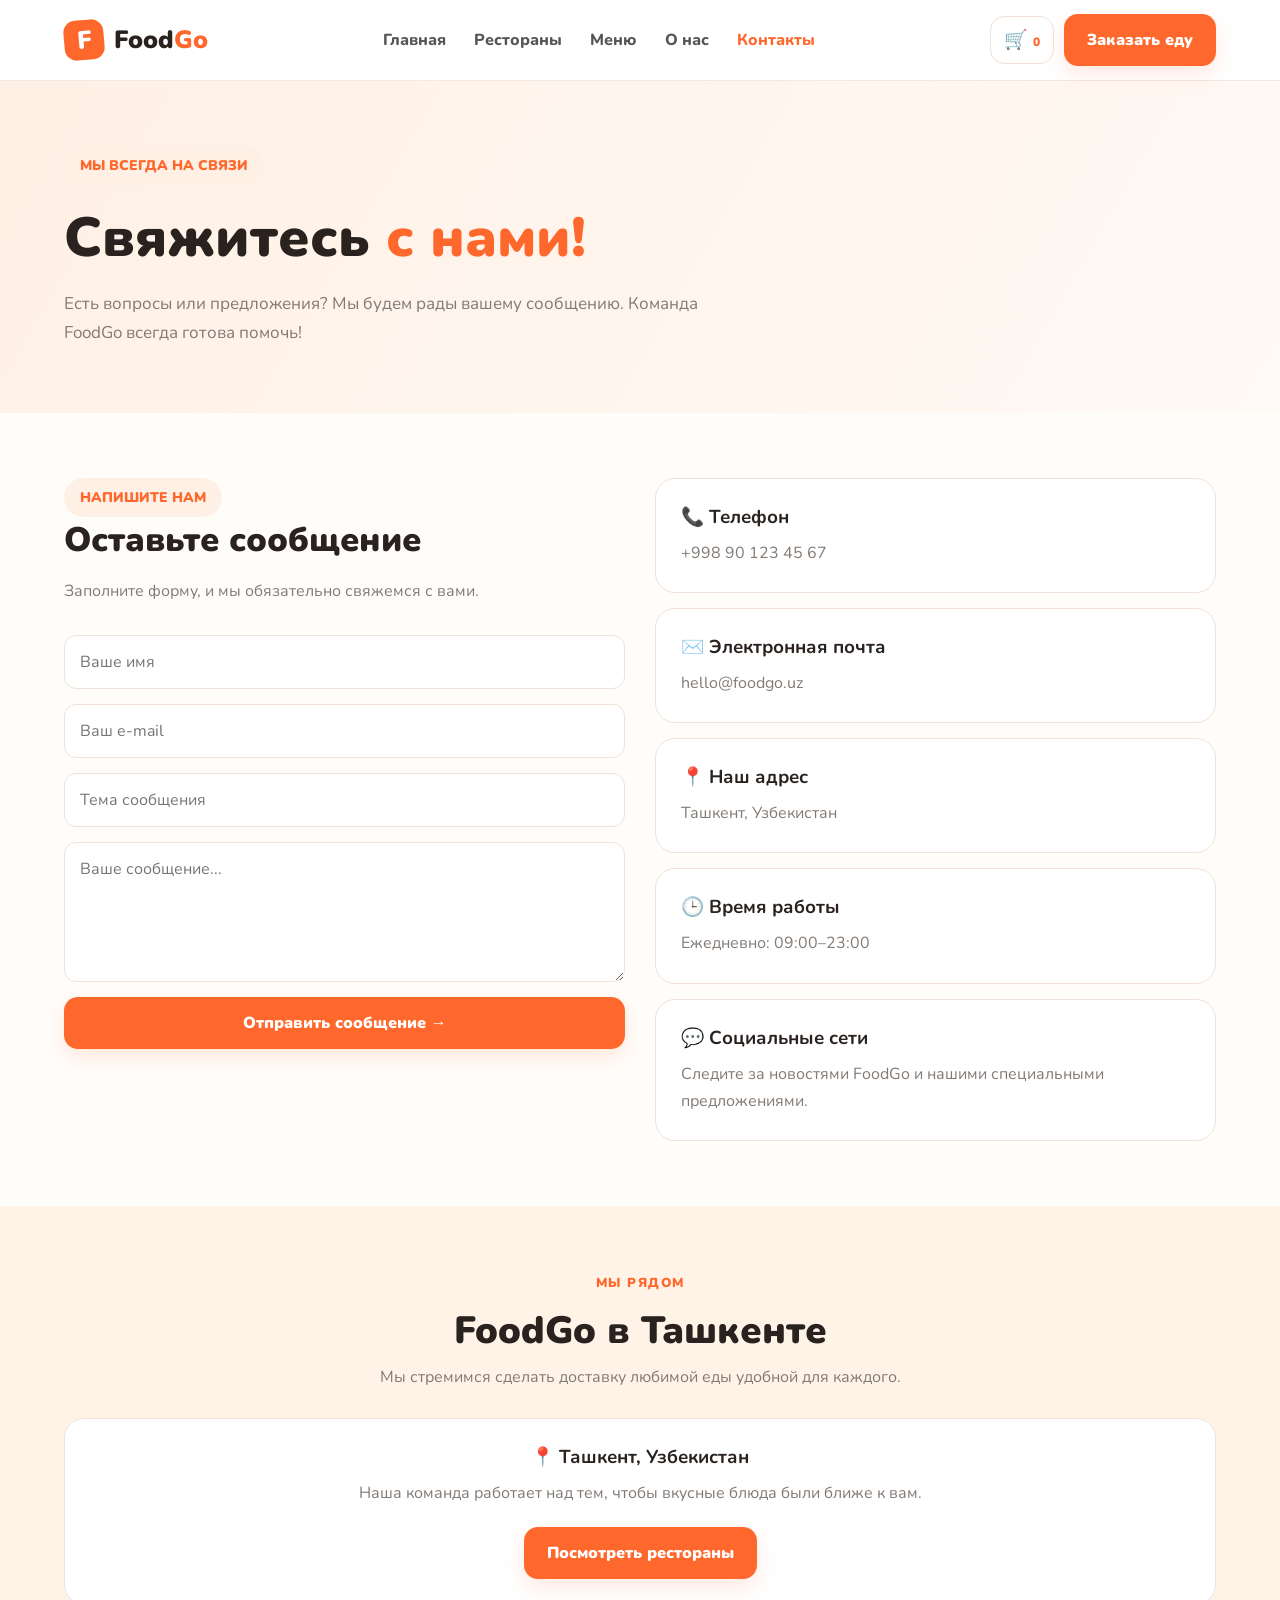
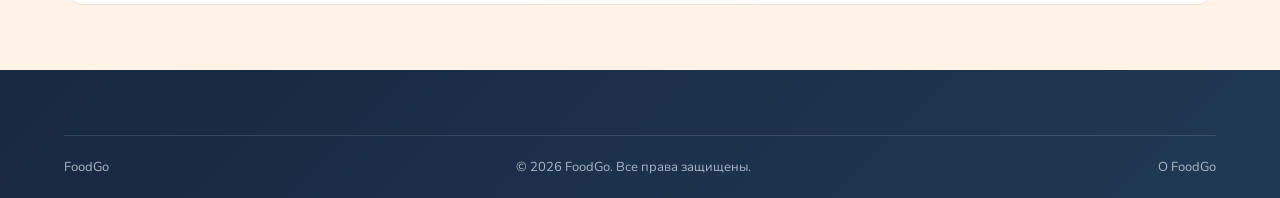
<file: contacts.html>
<!DOCTYPE html>
<html lang="ru">
<head>
  <meta charset="UTF-8">
  <meta name="viewport" content="width=device-width, initial-scale=1.0">
  <title>FoodGo — Контакты</title>
  <link href="https://fonts.googleapis.com/css2?family=Nunito:wght@400;600;700;800;900&display=swap" rel="stylesheet">
  <link rel="stylesheet" href="style.css">
</head>
<body>

<header class="header">
  <div class="container navbar">
    <a href="index.html" class="logo">
      <span class="logo-icon">F</span>
      <span>Food<span class="orange">Go</span></span>
    </a>
    <nav class="nav-links" id="navLinks">
      <a href="index.html">Главная</a>
      <a href="restaurants.html">Рестораны</a>
      <a href="menu.html">Меню</a>
      <a href="about.html">О нас</a>
      <a href="contacts.html" class="active">Контакты</a>
    </nav>
    <div class="nav-actions">
      <button class="icon-btn" type="button" onclick="openCart()">
        🛒 <span id="cartCount">0</span>
      </button>
      <a href="menu.html" class="register-btn">Заказать еду</a>
      <button class="burger" id="burger" type="button" aria-label="Открыть меню" aria-controls="navLinks" aria-expanded="false">☰</button>
    </div>
  </div>
</header>

<main>
  <section class="page-hero">
    <div class="container">
      <span class="eyebrow">МЫ ВСЕГДА НА СВЯЗИ</span>
      <h1>Свяжитесь <span class="orange">с нами!</span></h1>
      <p>Есть вопросы или предложения? Мы будем рады вашему сообщению. Команда FoodGo всегда готова помочь!</p>
    </div>
  </section>

  <section class="page-content">
    <div class="container">
      <div class="contact-layout">

        <div>
          <span class="eyebrow">НАПИШИТЕ НАМ</span>
          <h2 class="page-title">Оставьте сообщение</h2>
          <p class="page-description">Заполните форму, и мы обязательно свяжемся с вами.</p>

          <form class="contact-form" id="contactForm">
            <input type="text" placeholder="Ваше имя" required>
            <input type="email" placeholder="Ваш e-mail" required>
            <input type="text" placeholder="Тема сообщения" required>
            <textarea placeholder="Ваше сообщение..." required></textarea>
            <button class="register-btn" type="submit">Отправить сообщение →</button>
          </form>
        </div>

        <div class="contact-info">
          <article class="page-feature">
            <h3>📞 Телефон</h3>
            <p>+998 90 123 45 67</p>
          </article>

          <article class="page-feature">
            <h3>✉️ Электронная почта</h3>
            <p>hello@foodgo.uz</p>
          </article>

          <article class="page-feature">
            <h3>📍 Наш адрес</h3>
            <p>Ташкент, Узбекистан</p>
          </article>

          <article class="page-feature">
            <h3>🕒 Время работы</h3>
            <p>Ежедневно: 09:00–23:00</p>
          </article>

          <article class="page-feature">
            <h3>💬 Социальные сети</h3>
            <p>Следите за новостями FoodGo и нашими специальными предложениями.</p>
          </article>
        </div>

      </div>
    </div>
  </section>

  <section class="page-content" style="background:#fff3e8;">
    <div class="container">
      <div class="section-heading center">
        <span>МЫ РЯДОМ</span>
        <h2>FoodGo в Ташкенте</h2>
        <p>Мы стремимся сделать доставку любимой еды удобной для каждого.</p>
      </div>

      <div class="page-feature" style="margin-top:30px; text-align:center;">
        <h3>📍 Ташкент, Узбекистан</h3>
        <p>Наша команда работает над тем, чтобы вкусные блюда были ближе к вам.</p>
        <a href="restaurants.html" class="register-btn" style="margin-top:20px;">Посмотреть рестораны</a>
      </div>
    </div>
  </section>
</main>

<footer class="footer">
  <div class="container footer-bottom">
    <a href="index.html">FoodGo</a>
    <span>© 2026 FoodGo. Все права защищены.</span>
    <a href="about.html">О FoodGo</a>
  </div>
</footer>

<div class="modal-overlay" id="cartModal">
  <div class="modal cart-modal">
    <button class="modal-close" type="button" onclick="closeCart()">×</button>
    <span class="eyebrow">ВАШ ЗАКАЗ</span>
    <h2>Корзина 🛒</h2>
    <div id="cartItems">Корзина пока пуста.</div>
    <div class="cart-total" id="cartTotal">Итого: 0 сум</div>
    <a href="menu.html" class="register-btn full-btn">Добавить ещё блюда</a>
    <a href="contacts.html" class="register-btn full-btn" style="margin-top:10px;">Оформить заказ</a>
  </div>
</div>

<script>
  const CART_KEY = 'foodgo_cart';

  function getCart() {
    try {
      return JSON.parse(localStorage.getItem(CART_KEY) || '[]');
    } catch (error) {
      return [];
    }
  }

  function updateCartCount() {
    const cart = getCart();
    const count = cart.reduce(
      (sum, item) => sum + Number(item.quantity || 0),
      0
    );

    const counter = document.getElementById('cartCount');

    if (counter) {
      counter.textContent = count;
    }
  }

  function saveCart(cart) {
    localStorage.setItem(CART_KEY, JSON.stringify(cart));
    updateCartCount();
  }

  function changeCartQuantityByIndex(index, amount) {
    const cart = getCart();

    if (!cart[index]) return;

    cart[index].quantity = Number(cart[index].quantity || 0) + amount;

    saveCart(cart.filter(item => item.quantity > 0));
    openCart();
  }

  function openCart() {
    const cart = getCart();
    const items = document.getElementById('cartItems');
    const totalBox = document.getElementById('cartTotal');

    if (cart.length === 0) {
      items.innerHTML = '<p>Корзина пока пуста. Выберите что-нибудь вкусное!</p>';
      totalBox.textContent = 'Итого: 0 сум';
    } else {
      let total = 0;

      items.innerHTML = cart.map((item, index) => {
        const price = Number(item.price || 0);
        const quantity = Number(item.quantity || 1);
        total += price * quantity;

        return `
          <div class="cart-row">
            <b>${item.name}</b>
            <div style="display:flex;align-items:center;gap:10px;margin:10px 0;">
              <button type="button" onclick="changeCartQuantityByIndex(${index}, -1)">−</button>
              <span>${quantity}</span>
              <button type="button" onclick="changeCartQuantityByIndex(${index}, 1)">+</button>
              <span>${(price * quantity).toLocaleString('ru-RU')} сум</span>
            </div>
          </div>
        `;
      }).join('');

      totalBox.textContent = 'Итого: ' + total.toLocaleString('ru-RU') + ' сум';
    }

    document.getElementById('cartModal').classList.add('active');
    document.body.style.overflow = 'hidden';
  }

  function closeCart() {
    document.getElementById('cartModal').classList.remove('active');
    document.body.style.overflow = '';
  }

  document.getElementById('cartModal').addEventListener('click', function(e) {
    if (e.target === this) {
      closeCart();
    }
  });

  window.addEventListener('storage', function(e) {
    if (e.key === CART_KEY) {
      updateCartCount();
    }
  });

  updateCartCount();

  document.getElementById('contactForm').addEventListener('submit', function(e) {
    e.preventDefault();
    alert('Спасибо! Ваше сообщение отправлено (демо-форма).');
    this.reset();
  });
</script>

<script>
  const burgerButton = document.getElementById('burger');
  const navigation = document.getElementById('navLinks');

  burgerButton.addEventListener('click', () => {
    const isOpen = navigation.classList.toggle('open');
    burgerButton.setAttribute('aria-expanded', String(isOpen));
    burgerButton.textContent = isOpen ? '×' : '☰';
  });

  navigation.querySelectorAll('a').forEach(link => {
    link.addEventListener('click', () => {
      navigation.classList.remove('open');
      burgerButton.setAttribute('aria-expanded', 'false');
      burgerButton.textContent = '☰';
    });
  });
</script>

</body>
</html>
</file>
<file: style.css>
:root {
  --orange: #ff682c;
  --orange-dark: #ed531c;
  --cream: #fffaf5;
  --peach: #fff0e5;
  --dark: #29221f;
  --muted: #827a74;
  --navy: #17283f;
  --navy-light: #203954;
  --border: #f0e2d8;
  --shadow: 0 12px 35px rgba(75, 44, 22, 0.07);
}

* {
  margin: 0;
  padding: 0;
  box-sizing: border-box;
}

html {
  scroll-behavior: smooth;
}

body {
  font-family: "Nunito", sans-serif;
  color: var(--dark);
  background: #fffdfa;
  overflow-x: hidden;
}

a {
  text-decoration: none;
  color: inherit;
}

button,
input {
  font: inherit;
}

button {
  border: none;
  cursor: pointer;
}

img {
  display: block;
  max-width: 100%;
}

.container {
  width: min(1200px, 90%);
  margin: 0 auto;
}

.orange {
  color: var(--orange);
}

.section {
  padding: 80px 0;
}

/* HEADER */

.header {
  position: sticky;
  top: 0;
  z-index: 100;
  background: #fff;
  border-bottom: 1px solid #f2e9e2;
}

.navbar {
  min-height: 80px;
  display: flex;
  justify-content: space-between;
  align-items: center;
  gap: 25px;
}

.logo {
  display: flex;
  align-items: center;
  gap: 10px;
  font-size: 25px;
  font-weight: 900;
  white-space: nowrap;
}

.logo-icon {
  width: 40px;
  height: 40px;
  display: grid;
  place-items: center;
  color: white;
  background: var(--orange);
  border-radius: 12px;
  font-size: 25px;
  transform: rotate(-5deg);
}

.nav-links {
  display: flex;
  align-items: center;
  gap: 28px;
}

.nav-links a {
  color: #555;
  font-size: 16px;
  font-weight: 800;
  transition: 0.25s;
}

.nav-links a:hover,
.nav-links a.active {
  color: var(--orange);
}

.nav-actions {
  display: flex;
  align-items: center;
  gap: 10px;
}

.icon-btn,
.login-btn {
  height: 48px;
  min-width: 48px;
  padding: 0 13px;
  border: 1px solid var(--border);
  border-radius: 14px;
  background: white;
  transition: 0.25s;
}

.icon-btn {
  font-size: 19px;
}

.icon-btn span {
  color: var(--orange);
  font-size: 12px;
  font-weight: 900;
}

.icon-btn:hover,
.login-btn:hover {
  color: var(--orange);
  border-color: var(--orange);
}

.login-btn {
  font-weight: 900;
}

.register-btn {
  display: inline-block;
  background: var(--orange);
  color: white;
  padding: 15px 23px;
  border-radius: 14px;
  font-weight: 900;
  box-shadow: 0 8px 20px rgba(255, 104, 44, 0.15);
  transition: 0.25s;
}

.register-btn:hover {
  background: var(--orange-dark);
  transform: translateY(-2px);
}

.burger {
  display: none;
  background: var(--peach);
  color: var(--orange);
  border-radius: 12px;
  padding: 10px 13px;
  font-size: 22px;
}

.search-box {
  display: none;
  padding-bottom: 15px;
}

.search-box.open {
  display: block;
}

.search-box input {
  width: 100%;
  padding: 14px 18px;
  border: 1px solid var(--border);
  border-radius: 13px;
  outline: none;
}

/* HERO */

.hero {
  padding: 75px 0 65px;
  background:
    radial-gradient(circle at 85% 50%, #ffeadb 0, transparent 38%),
    #fffdfa;
  overflow: hidden;
}

.hero-grid {
  display: grid;
  grid-template-columns: 1fr 1fr;
  align-items: center;
  gap: 45px;
}

.eyebrow {
  display: inline-block;
  background: var(--peach);
  color: var(--orange);
  padding: 10px 16px;
  border-radius: 30px;
  font-size: 14px;
  font-weight: 900;
}

.hero h1 {
  font-size: clamp(44px, 5.2vw, 68px);
  line-height: 1.08;
  letter-spacing: -2px;
  font-weight: 900;
  margin: 25px 0;
}

.hero h1 span {
  color: var(--orange);
}

.hero-text {
  max-width: 510px;
  color: var(--muted);
  font-size: 18px;
  line-height: 1.7;
  margin-bottom: 30px;
}

.address-form {
  max-width: 510px;
  display: flex;
  align-items: center;
  gap: 12px;
  padding: 8px;
  background: white;
  border: 1px solid var(--border);
  border-radius: 17px;
  box-shadow: var(--shadow);
}

.location-icon {
  color: var(--orange);
  font-size: 28px;
  padding-left: 10px;
}

.address-form input {
  min-width: 0;
  flex: 1;
  border: 0;
  outline: 0;
  padding: 12px 5px;
}

.address-form button {
  background: var(--orange);
  color: white;
  padding: 15px 22px;
  border-radius: 13px;
  font-weight: 900;
  white-space: nowrap;
  transition: 0.25s;
}

.address-form button:hover {
  background: var(--orange-dark);
}

.hero-rating {
  display: flex;
  align-items: center;
  gap: 10px;
  margin-top: 25px;
  color: #888;
  font-size: 13px;
}

.hero-rating b {
  color: var(--dark);
}

.avatars {
  display: flex;
  padding-left: 5px;
}

.avatars span {
  width: 29px;
  height: 29px;
  display: grid;
  place-items: center;
  background: #ffe0d0;
  color: var(--orange);
  border: 2px solid white;
  border-radius: 50%;
  margin-left: -5px;
  font-weight: 900;
}

.hero-visual {
  height: 480px;
  position: relative;
  display: grid;
  place-items: center;
}

.hero-circle {
  position: absolute;
  width: 390px;
  height: 390px;
  background: var(--orange);
  border-radius: 50%;
  right: 0;
  bottom: -10px;
}

.hero-image {
  position: relative;
  z-index: 1;
  width: 400px;
  height: 465px;
  object-fit: cover;
  border-radius: 48% 48% 35% 35%;
  box-shadow: 0 20px 50px rgba(105, 59, 32, 0.13);
  animation: floatFood 5s ease-in-out infinite;
}

.rating-bubble,
.delivery-bubble {
  position: absolute;
  z-index: 2;
  background: white;
  border-radius: 18px;
  box-shadow: var(--shadow);
}

.rating-bubble {
  top: 55px;
  right: -5px;
  padding: 14px 18px;
  font-size: 18px;
  font-weight: 900;
}

.rating-bubble span {
  color: #ffa51e;
  font-size: 25px;
}

.delivery-bubble {
  bottom: 25px;
  left: -10px;
  display: flex;
  align-items: center;
  gap: 14px;
  padding: 17px;
}

.clock {
  font-size: 30px;
  color: var(--orange);
}

.delivery-bubble b,
.delivery-bubble small {
  display: block;
}

.delivery-bubble small {
  color: #888;
  margin-top: 5px;
}

/* SECTION HEADINGS */

.section-heading > span {
  color: var(--orange);
  font-weight: 900;
  font-size: 13px;
  letter-spacing: 1.5px;
}

.section-heading h2 {
  font-size: clamp(28px, 3.5vw, 38px);
  font-weight: 900;
  margin-top: 12px;
}

.section-heading p {
  color: var(--muted);
  margin-top: 10px;
}

.heading-row {
  display: flex;
  justify-content: space-between;
  align-items: end;
  gap: 20px;
}

.see-all {
  color: var(--orange);
  font-weight: 900;
  white-space: nowrap;
  transition: 0.2s;
}

.see-all:hover {
  transform: translateX(5px);
}

/* CATEGORIES */

.categories {
  background: #fff;
}

.category-grid {
  display: grid;
  grid-template-columns: repeat(8, minmax(0, 1fr));
  gap: 13px;
  margin-top: 38px;
}

.category-card {
  text-align: center;
  border: 1px solid var(--border);
  background: white;
  border-radius: 20px;
  padding: 15px 9px 19px;
  transition: 0.3s;
}

.category-card:hover {
  transform: translateY(-8px);
  border-color: var(--orange);
  box-shadow: 0 12px 30px rgba(255, 104, 44, 0.12);
}

.category-card img {
  width: 100%;
  aspect-ratio: 1;
  object-fit: cover;
  border-radius: 14px;
  margin-bottom: 13px;
}

.category-card b {
  display: block;
  font-size: 14px;
}

.category-card small {
  display: block;
  color: #999;
  font-size: 12px;
  margin-top: 6px;
}

/* RESTAURANTS */

.restaurants {
  background: #fff3e8;
}

.restaurant-grid {
  display: grid;
  grid-template-columns: repeat(3, 1fr);
  gap: 24px;
  margin-top: 38px;
}

.restaurant-card {
  background: white;
  border: 1px solid var(--border);
  border-radius: 23px;
  overflow: hidden;
  box-shadow: var(--shadow);
  transition: 0.3s;
}

.restaurant-card:hover {
  transform: translateY(-7px);
}

.restaurant-photo {
  position: relative;
  height: 205px;
  overflow: hidden;
}

.restaurant-photo img {
  width: 100%;
  height: 100%;
  object-fit: cover;
  transition: 0.5s;
}

.restaurant-card:hover .restaurant-photo img {
  transform: scale(1.06);
}

.discount-label,
.food-tag {
  position: absolute;
  top: 14px;
  left: 14px;
  background: var(--orange);
  color: white;
  padding: 9px 13px;
  border-radius: 10px;
  font-size: 13px;
  font-weight: 900;
}

.heart {
  position: absolute;
  top: 13px;
  right: 13px;
  width: 40px;
  height: 40px;
  border-radius: 50%;
  background: white;
  color: var(--dark);
  font-size: 25px;
  transition: 0.2s;
}

.heart:hover,
.heart.liked {
  color: var(--orange);
}

.restaurant-info {
  padding: 20px;
}

.card-title {
  display: flex;
  justify-content: space-between;
  align-items: center;
  gap: 10px;
}

.card-title h3 {
  font-size: 21px;
}

.card-title b {
  color: #f3a51b;
  white-space: nowrap;
}

.restaurant-info > p {
  color: var(--muted);
  font-size: 14px;
  margin: 12px 0 17px;
}

.restaurant-meta {
  display: flex;
  justify-content: space-between;
  gap: 8px;
  padding: 14px 0;
  border-top: 1px solid var(--border);
  color: #777;
  font-size: 13px;
}

.menu-link {
  display: block;
  text-align: center;
  background: var(--peach);
  color: var(--orange);
  padding: 14px;
  border-radius: 13px;
  font-weight: 900;
  transition: 0.25s;
}

.menu-link:hover {
  color: white;
  background: var(--orange);
}

/* BESTSELLERS */

.bestsellers {
  background: #fffdfa;
}

.food-grid {
  display: grid;
  grid-template-columns: repeat(4, 1fr);
  gap: 20px;
  margin-top: 38px;
}

.food-card {
  border: 1px solid var(--border);
  border-radius: 23px;
  overflow: hidden;
  background: white;
  box-shadow: var(--shadow);
  transition: 0.3s;
}

.food-card:hover {
  transform: translateY(-7px);
}

.food-photo {
  position: relative;
  height: 190px;
  overflow: hidden;
}

.food-photo img {
  width: 100%;
  height: 100%;
  object-fit: cover;
  transition: 0.5s;
}

.food-card:hover .food-photo img {
  transform: scale(1.07);
}

.food-tag {
  top: 14px;
  left: 14px;
}

.food-info {
  padding: 19px;
}

.food-info > small {
  color: #999;
}

.food-info h3 {
  font-size: 19px;
  margin: 9px 0;
}

.food-info p {
  min-height: 55px;
  color: var(--muted);
  font-size: 14px;
  line-height: 1.6;
}

.food-bottom {
  display: flex;
  justify-content: space-between;
  align-items: center;
  margin-top: 15px;
  gap: 10px;
}

.food-bottom b {
  font-size: 17px;
}

.add-btn {
  width: 42px;
  height: 42px;
  background: var(--orange);
  color: white;
  border-radius: 13px;
  font-size: 25px;
  transition: 0.25s;
}

.add-btn:hover {
  background: var(--orange-dark);
  transform: rotate(90deg);
}

/* PROMO */

.promo-section {
  padding: 65px 0;
  background: #fffdfa;
}

.promo-box {
  min-height: 390px;
  display: grid;
  grid-template-columns: 1fr 1fr;
  align-items: center;
  gap: 30px;
  background: linear-gradient(120deg, #ff682c, #ff8747);
  color: white;
  border-radius: 30px;
  padding: 45px 55px;
  overflow: hidden;
  position: relative;
}

.promo-content {
  position: relative;
  z-index: 2;
}

.promo-small {
  font-size: 13px;
  font-weight: 900;
  letter-spacing: 2px;
}

.promo-content h2 {
  font-size: clamp(32px, 4vw, 48px);
  line-height: 1.15;
  margin: 20px 0;
}

.promo-content h2 span {
  color: #ffe29c;
}

.promo-content p {
  max-width: 420px;
  line-height: 1.7;
  opacity: 0.95;
  margin-bottom: 24px;
}

.promo-btn {
  display: inline-block;
  background: white;
  color: var(--orange);
  border-radius: 13px;
  padding: 15px 23px;
  font-weight: 900;
  transition: 0.25s;
}

.promo-btn:hover {
  transform: translateY(-4px);
  box-shadow: 0 10px 25px #a63c1633;
}

.promo-content > small {
  display: block;
  margin-top: 18px;
  font-size: 12px;
  opacity: 0.85;
}

.promo-image-wrap {
  height: 300px;
  position: relative;
}

.promo-image-wrap img {
  width: 100%;
  height: 100%;
  object-fit: cover;
  border-radius: 25px;
  transform: rotate(3deg);
  box-shadow: 0 20px 40px #8f321f35;
}

.promo-sticker {
  position: absolute;
  top: -15px;
  right: -10px;
  width: 105px;
  height: 105px;
  display: grid;
  place-content: center;
  text-align: center;
  background: #ffe29c;
  color: #ed531c;
  border: 5px solid white;
  border-radius: 50%;
  font-size: 27px;
  font-weight: 900;
  transform: rotate(10deg);
}

.promo-sticker small {
  font-size: 11px;
}

/* ABOUT */

.about-section {
  background: white;
}

.about-grid {
  display: grid;
  grid-template-columns: 1fr 1fr;
  gap: 65px;
  align-items: center;
}

.about-image {
  position: relative;
  min-height: 400px;
}

.about-image > img {
  width: 100%;
  height: 400px;
  object-fit: cover;
  border-radius: 25px;
}

.about-badge {
  position: absolute;
  bottom: 20px;
  right: -15px;
  background: white;
  padding: 19px 25px;
  border-radius: 17px;
  box-shadow: var(--shadow);
}

.about-badge b,
.about-badge small {
  display: block;
}

.about-badge b {
  color: var(--orange);
  font-size: 25px;
}

.about-badge small {
  color: var(--muted);
}

.about-content > p {
  color: var(--muted);
  line-height: 1.8;
  margin: 20px 0;
}

.benefit {
  display: flex;
  align-items: center;
  gap: 15px;
  margin-top: 20px;
}

.benefit > span {
  width: 42px;
  height: 42px;
  flex-shrink: 0;
  display: grid;
  place-items: center;
  background: var(--peach);
  color: var(--orange);
  border-radius: 13px;
  font-size: 22px;
  font-weight: 900;
}

.benefit b,
.benefit small {
  display: block;
}

.benefit small {
  color: var(--muted);
  margin-top: 4px;
}

/* HOW TO ORDER */

.how-section {
  background: #fff5ec;
}

.center {
  text-align: center;
}

.steps-grid {
  display: grid;
  grid-template-columns: repeat(4, 1fr);
  gap: 20px;
  margin-top: 45px;
}

.step-card {
  background: white;
  padding: 28px 22px;
  border-radius: 22px;
  border: 1px solid var(--border);
  position: relative;
  transition: 0.3s;
}

.step-card:hover {
  transform: translateY(-7px);
  box-shadow: var(--shadow);
}

.step-icon {
  width: 65px;
  height: 65px;
  display: grid;
  place-items: center;
  background: var(--peach);
  color: var(--orange);
  border-radius: 19px;
  font-size: 30px;
  margin-bottom: 20px;
}

.step-number {
  position: absolute;
  top: 25px;
  right: 23px;
  color: #f3d9c8;
  font-size: 26px;
  font-weight: 900;
}

.step-card h3 {
  font-size: 19px;
  margin-bottom: 10px;
}

.step-card p {
  color: var(--muted);
  line-height: 1.6;
  font-size: 14px;
}

/* STATISTICS */

.stats-section {
  padding: 45px 0;
  background: var(--orange);
  color: white;
}

.stats-grid {
  display: grid;
  grid-template-columns: repeat(4, 1fr);
  gap: 20px;
  text-align: center;
}

.stats-grid b,
.stats-grid span {
  display: block;
}

.stats-grid b {
  font-size: 32px;
  font-weight: 900;
}

.stats-grid span {
  margin-top: 5px;
  opacity: 0.9;
}

/* REVIEWS */

.reviews-section {
  background: white;
}

.review-grid {
  display: grid;
  grid-template-columns: repeat(3, 1fr);
  gap: 22px;
  margin-top: 40px;
}

.review-card {
  border: 1px solid var(--border);
  border-radius: 22px;
  padding: 27px;
  background: #fffdfa;
  transition: 0.3s;
}

.review-card:hover {
  transform: translateY(-6px);
  box-shadow: var(--shadow);
}

.review-stars {
  color: #ffae22;
  letter-spacing: 4px;
  font-size: 19px;
}

.review-card > p {
  color: #716963;
  line-height: 1.8;
  margin: 18px 0 22px;
}

.review-author {
  display: flex;
  align-items: center;
  gap: 12px;
}

.review-author > span {
  width: 43px;
  height: 43px;
  display: grid;
  place-items: center;
  background: var(--peach);
  color: var(--orange);
  border-radius: 50%;
  font-weight: 900;
}

.review-author b,
.review-author small {
  display: block;
}

.review-author small {
  color: #999;
  margin-top: 3px;
}

/* NEWSLETTER */

.newsletter-section {
  padding: 50px 0;
  background: #fff3e8;
}

.newsletter-box {
  display: flex;
  align-items: center;
  justify-content: space-between;
  gap: 30px;
}

.newsletter-box > div > span {
  color: var(--orange);
  font-weight: 900;
  font-size: 13px;
  letter-spacing: 1px;
}

.newsletter-box h2 {
  font-size: 29px;
  margin: 9px 0;
}

.newsletter-box p {
  color: var(--muted);
}

.newsletter-box form {
  display: flex;
  gap: 8px;
  width: min(450px, 100%);
  background: white;
  padding: 7px;
  border-radius: 14px;
}

.newsletter-box input {
  min-width: 0;
  flex: 1;
  padding: 10px;
  border: none;
  outline: none;
}

.newsletter-box button {
  background: var(--orange);
  color: white;
  padding: 13px 17px;
  border-radius: 10px;
  font-weight: 900;
}

/* FOOTER */

.footer {
  background: linear-gradient(135deg, #17283f, #203954);
  color: #fff;
  padding: 65px 0 22px;
}

.footer-grid {
  display: grid;
  grid-template-columns: 1.5fr 1fr 1fr 1.2fr;
  gap: 40px;
  padding-bottom: 45px;
}

.footer-logo {
  color: white;
}

.footer-brand > p {
  max-width: 290px;
  color: #c0cad6;
  line-height: 1.8;
  margin: 20px 0;
}

.socials {
  display: flex;
  gap: 10px;
}

.socials a {
  width: 39px;
  height: 39px;
  display: grid;
  place-items: center;
  background: #ffffff15;
  border: 1px solid #ffffff20;
  border-radius: 12px;
  transition: 0.25s;
  font-weight: 900;
}

.socials a:hover {
  background: var(--orange);
  transform: translateY(-4px);
}

.footer-column {
  display: flex;
  flex-direction: column;
  gap: 14px;
}

.footer-column h3 {
  font-size: 18px;
  margin-bottom: 7px;
  color: white;
}

.footer-column a,
.footer-column span {
  color: #c0cad6;
  font-size: 14px;
  transition: 0.2s;
}

.footer-column a:hover {
  color: var(--orange);
  transform: translateX(4px);
}

.footer-bottom {
  border-top: 1px solid #ffffff20;
  padding-top: 22px;
  display: flex;
  justify-content: space-between;
  gap: 15px;
  color: #aab8c8;
  font-size: 13px;
}

/* MODALS */

.modal-overlay {
  display: none;
  position: fixed;
  inset: 0;
  z-index: 200;
  background: rgba(15, 25, 40, 0.7);
  backdrop-filter: blur(5px);
  align-items: center;
  justify-content: center;
  padding: 18px;
}

.modal-overlay.active {
  display: flex;
  animation: fadeIn 0.25s;
}

.modal {
  position: relative;
  width: min(430px, 100%);
  background: white;
  border-radius: 25px;
  padding: 35px;
  animation: modalIn 0.3s ease;
}

.modal h2 {
  font-size: 30px;
  margin: 18px 0 8px;
}

.modal > p {
  color: var(--muted);
  margin-bottom: 20px;
}

.modal-close {
  position: absolute;
  right: 16px;
  top: 16px;
  width: 37px;
  height: 37px;
  background: var(--peach);
  color: var(--orange);
  border-radius: 50%;
  font-size: 24px;
}

.modal form {
  display: grid;
  gap: 12px;
}

.modal input {
  width: 100%;
  padding: 14px;
  border: 1px solid var(--border);
  border-radius: 12px;
  outline: none;
}

.modal input:focus {
  border-color: var(--orange);
}

.modal form button {
  width: 100%;
}

.cart-modal {
  width: min(500px, 100%);
}

.cart-modal h2 {
  margin-bottom: 20px;
}

.cart-row {
  display: flex;
  justify-content: space-between;
  gap: 15px;
  padding: 13px 0;
  border-bottom: 1px solid var(--border);
}

.cart-row b {
  white-space: nowrap;
}

.cart-total {
  text-align: right;
  font-size: 19px;
  font-weight: 900;
  margin: 22px 0;
}

.full-btn {
  width: 100%;
}

/* TOAST */

.toast {
  position: fixed;
  z-index: 300;
  right: 25px;
  bottom: 25px;
  padding: 15px 22px;
  background: var(--navy);
  color: white;
  border-radius: 13px;
  box-shadow: var(--shadow);
  opacity: 0;
  transform: translateY(20px);
  pointer-events: none;
  transition: 0.3s;
}

.toast.show {
  opacity: 1;
  transform: translateY(0);
}

/* ANIMATIONS */

@keyframes floatFood {
  0%, 100% {
    transform: translateY(0);
  }
  50% {
    transform: translateY(-12px);
  }
}

@keyframes fadeIn {
  from { opacity: 0; }
  to { opacity: 1; }
}

@keyframes modalIn {
  from {
    opacity: 0;
    transform: translateY(20px) scale(0.96);
  }
  to {
    opacity: 1;
    transform: translateY(0) scale(1);
  }
}

.reveal {
  opacity: 0;
  transform: translateY(25px);
  transition: opacity 0.7s ease, transform 0.7s ease;
}

.reveal.visible {
  opacity: 1;
  transform: translateY(0);
}

/* RESPONSIVE TABLET */

@media (max-width: 1100px) {
  .nav-links {
    gap: 15px;
  }

  .nav-links a {
    font-size: 14px;
  }

  .category-grid {
    grid-template-columns: repeat(4, 1fr);
  }

  .hero-image {
    width: 350px;
    height: 420px;
  }

  .hero-circle {
    width: 330px;
    height: 330px;
  }

  .food-grid {
    grid-template-columns: repeat(2, 1fr);
  }
}

@media (max-width: 850px) {
  .navbar {
    flex-wrap: wrap;
    padding: 12px 0;
  }

  .burger {
    display: block;
  }

  .nav-links {
    display: none;
    order: 3;
    width: 100%;
    flex-direction: column;
    align-items: stretch;
    background: white;
    padding: 12px;
    border-radius: 15px;
    box-shadow: var(--shadow);
  }

  .nav-links.open {
    display: flex;
  }

  .nav-links a {
    padding: 10px;
  }

  .hero {
    padding: 45px 0;
  }

  .hero-grid {
    grid-template-columns: 1fr;
  }

  .hero-visual {
    height: 400px;
    margin-top: 15px;
  }

  .hero-image {
    width: 340px;
    height: 380px;
  }

  .hero-circle {
    width: 310px;
    height: 310px;
    right: 10%;
  }

  .restaurant-grid {
    grid-template-columns: repeat(2, 1fr);
  }

  .about-grid {
    grid-template-columns: 1fr;
    gap: 35px;
  }

  .steps-grid {
    grid-template-columns: repeat(2, 1fr);
  }

  .footer-grid {
    grid-template-columns: repeat(2, 1fr);
  }
}

/* RESPONSIVE PHONE */

@media (max-width: 560px) {
  .container {
    width: 92%;
  }

  .section {
    padding: 50px 0;
  }

  .navbar {
    gap: 8px;
  }

  .logo {
    font-size: 21px;
  }

  .logo-icon {
    width: 34px;
    height: 34px;
  }

  .nav-actions {
    gap: 6px;
  }

  .icon-btn {
    min-width: 36px;
    height: 39px;
    padding: 0 8px;
    font-size: 15px;
  }

  .login-btn {
    display: none;
  }

  .register-btn {
    padding: 11px 12px;
    font-size: 12px;
  }

  .hero h1 {
    font-size: 43px;
    letter-spacing: -1.5px;
  }

  .hero-text {
    font-size: 15px;
  }

  .address-form {
    gap: 5px;
  }

  .address-form button {
    padding: 13px 12px;
    font-size: 12px;
  }

  .hero-visual {
    height: 320px;
  }

  .hero-image {
    width: 260px;
    height: 310px;
  }

  .hero-circle {
    width: 240px;
    height: 240px;
  }

  .rating-bubble {
    right: 0;
    top: 15px;
  }

  .delivery-bubble {
    left: 0;
    bottom: 0;
    padding: 12px;
  }

  .delivery-bubble b {
    font-size: 12px;
  }

  .category-grid {
    grid-template-columns: repeat(2, 1fr);
  }

  .restaurant-grid,
  .food-grid,
  .review-grid {
    grid-template-columns: 1fr;
  }

  .heading-row {
    align-items: flex-start;
    flex-direction: column;
  }

  .promo-box {
    grid-template-columns: 1fr;
    padding: 30px 23px;
  }

  .promo-image-wrap {
    height: 220px;
  }

  .about-image,
  .about-image > img {
    min-height: 280px;
    height: 280px;
  }

  .about-badge {
    right: 5px;
  }

  .steps-grid {
    grid-template-columns: 1fr;
  }

  .stats-grid {
    grid-template-columns: repeat(2, 1fr);
    row-gap: 30px;
  }

  .stats-grid b {
    font-size: 26px;
  }

  .newsletter-box {
    flex-direction: column;
    align-items: stretch;
  }

  .newsletter-box form {
    width: 100%;
  }

  .newsletter-box button {
    padding: 12px;
    font-size: 12px;
  }

  .footer-grid {
    grid-template-columns: 1fr 1fr;
    gap: 30px 18px;
  }

  .footer-bottom {
    flex-direction: column;
    text-align: center;
  }

  .modal {
    padding: 27px 20px;
  }
}

@media (prefers-reduced-motion: reduce) {
  *,
  *::before,
  *::after {
    scroll-behavior: auto !important;
    animation-duration: 0.01ms !important;
    transition-duration: 0.01ms !important;
  }

  .reveal {
    opacity: 1;
    transform: none;
  }
}
/* ===== НОВЫЙ RESPONSIVE FOODGO ===== */

/* Планшеты */
@media (max-width: 992px) {
    .container {
        width: 92%;
    }

    .hero {
        grid-template-columns: 1fr;
        text-align: center;
        padding: 50px 0;
    }

    .hero-content {
        align-items: center;
    }

    .hero-image {
        max-width: 500px;
        margin: 30px auto 0;
    }

    .categories-grid {
        grid-template-columns: repeat(4, 1fr);
    }

    .food-grid {
        grid-template-columns: repeat(2, 1fr);
    }

    .restaurants-grid {
        grid-template-columns: repeat(2, 1fr);
    }
}

/* Телефоны */
@media (max-width: 600px) {
    body {
        overflow-x: hidden;
    }

    .container {
        width: 94%;
    }

    header {
        padding: 15px 0;
    }

    .hero h1 {
        font-size: 36px;
        line-height: 1.15;
    }

    .hero p {
        font-size: 14px;
    }

    .categories-grid {
        grid-template-columns: repeat(2, 1fr);
        gap: 12px;
    }

    .food-grid,
    .restaurants-grid {
        grid-template-columns: 1fr;
    }

    .food-card,
    .restaurant-card {
        width: 100%;
    }

    .promo {
        text-align: center;
        padding: 30px 18px;
    }

    .steps {
        grid-template-columns: 1fr;
    }

    .stats {
        grid-template-columns: repeat(2, 1fr);
    }

    .footer {
        grid-template-columns: repeat(2, 1fr);
        gap: 25px;
    }

    button {
        max-width: 100%;
    }

    img {
        max-width: 100%;
        height: auto;
    }
}
@media (max-width: 768px) {
    .hero h1 {
        font-size: 29px;
    }

    .categories-grid {
        gap: 8px;
    }

    .footer {
        grid-template-columns: 1fr;
    }
}

@media (max-width: 468px) {
    .hero h1 {
        font-size: 29px;
    }

    .categories-grid {
        gap: 8px;
    }

    .footer {
        grid-template-columns: 1fr;
    }
}
/* ===== MULTIPAGE FOODGO ===== */

.page-hero {
  padding: 65px 0;
  background: linear-gradient(120deg, #fff0e5, #fffaf5);
}

.page-hero h1 {
  font-size: clamp(34px, 5vw, 55px);
  margin: 15px 0;
  font-weight: 900;
}

.page-hero p {
  color: var(--muted);
  font-size: 17px;
  line-height: 1.7;
  max-width: 650px;
}

.page-content {
  padding: 65px 0;
}

.page-title {
  font-size: 34px;
  font-weight: 900;
  margin-bottom: 15px;
}

.page-description {
  color: var(--muted);
  line-height: 1.7;
  margin-bottom: 30px;
}

.page-cards {
  display: grid;
  grid-template-columns: repeat(3, 1fr);
  gap: 25px;
}

.page-card {
  background: white;
  border: 1px solid var(--border);
  border-radius: 22px;
  overflow: hidden;
  box-shadow: var(--shadow);
  transition: .3s;
}

.page-card:hover {
  transform: translateY(-7px);
}

.page-card img {
  width: 100%;
  height: 210px;
  object-fit: cover;
}

.page-card-info {
  padding: 22px;
}

.page-card-info h3 {
  font-size: 21px;
  margin-bottom: 10px;
}

.page-card-info p {
  color: var(--muted);
  line-height: 1.6;
  margin-bottom: 15px;
}

.page-card-info .register-btn {
  display: inline-block;
}

.page-navigation {
  display: flex;
  flex-wrap: wrap;
  gap: 12px;
  margin: 25px 0;
}

.page-navigation a {
  padding: 12px 20px;
  border-radius: 12px;
  background: var(--peach);
  color: var(--orange);
  font-weight: 800;
  transition: .25s;
}

.page-navigation a:hover,
.page-navigation a.active {
  background: var(--orange);
  color: white;
}

.page-two-columns {
  display: grid;
  grid-template-columns: 1fr 1fr;
  gap: 35px;
  align-items: center;
}

.page-two-columns img {
  width: 100%;
  height: 380px;
  object-fit: cover;
  border-radius: 24px;
}

.page-feature {
  padding: 25px;
  border: 1px solid var(--border);
  border-radius: 20px;
  background: white;
}

.page-feature h3 {
  margin-bottom: 10px;
}

.page-feature p {
  color: var(--muted);
  line-height: 1.7;
}

.contact-layout {
  display: grid;
  grid-template-columns: 1fr 1fr;
  gap: 30px;
}

.contact-form {
  display: grid;
  gap: 15px;
}

.contact-form input,
.contact-form textarea {
  width: 100%;
  padding: 15px;
  border: 1px solid var(--border);
  border-radius: 12px;
  font: inherit;
  outline: none;
}

.contact-form textarea {
  min-height: 140px;
  resize: vertical;
}

.contact-form input:focus,
.contact-form textarea:focus {
  border-color: var(--orange);
}

.contact-info {
  display: grid;
  gap: 15px;
}

.contact-info .page-feature {
  transition: .3s;
}

.contact-info .page-feature:hover {
  transform: translateY(-4px);
}

.page-card,
.page-feature {
  min-width: 0;
}

@media (max-width: 850px) {
  .page-cards {
    grid-template-columns: repeat(2, 1fr);
  }

  .page-two-columns,
  .contact-layout {
    grid-template-columns: 1fr;
  }
}

@media (max-width: 560px) {
  .page-hero {
    padding: 45px 0;
  }

  .page-content {
    padding: 45px 0;
  }

  .page-cards {
    grid-template-columns: 1fr;
  }

  .page-card img {
    height: 200px;
  }

  .page-two-columns img {
    height: 260px;
  }

  .page-title {
    font-size: 27px;
  }

  .page-navigation {
    gap: 8px;
  }

  .page-navigation a {
    padding: 10px 13px;
    font-size: 13px;
  }
}
</file>
